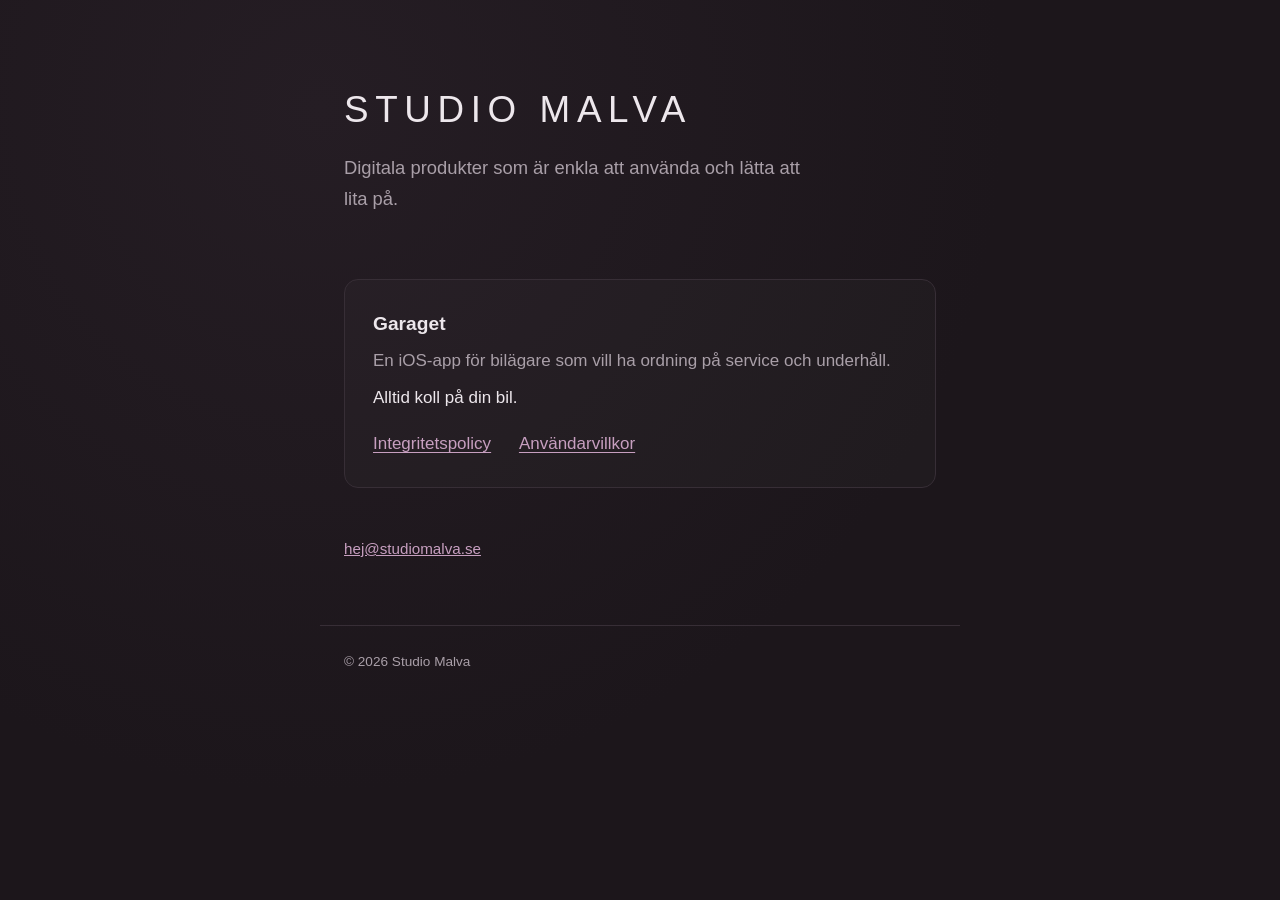
<file: index.html>
<!DOCTYPE html>
<html lang="sv">
<head>
<meta charset="utf-8">
<meta name="viewport" content="width=device-width, initial-scale=1">
<title>Studio Malva · Garaget för iOS</title>
<meta name="description" content="Studio Malva bygger digitala produkter. Garaget är en iOS-app för bilägare som vill ha ordning på service och underhåll.">
<link rel="canonical" href="https://studiomalva.se/">

<meta property="og:type" content="website">
<meta property="og:site_name" content="Studio Malva">
<meta property="og:locale" content="sv_SE">
<meta property="og:url" content="https://studiomalva.se/">
<meta property="og:title" content="Studio Malva">
<meta property="og:description" content="Digitala produkter som är enkla att använda och lätta att lita på. Garaget är en iOS-app för bilägare som vill ha ordning på service och underhåll.">
<meta property="og:image" content="https://studiomalva.se/og-image.png">
<meta property="og:image:width" content="1200">
<meta property="og:image:height" content="630">
<meta property="og:image:alt" content="Studio Malva">
<meta name="twitter:card" content="summary_large_image">

<script type="application/ld+json">
{
  "@context": "https://schema.org",
  "@type": "Organization",
  "name": "Studio Malva",
  "url": "https://studiomalva.se/",
  "logo": "https://studiomalva.se/logo.png",
  "image": "https://studiomalva.se/og-image.png",
  "email": "hej@studiomalva.se",
  "description": "Studio Malva bygger digitala produkter. Garaget är en iOS-app för bilägare som vill ha ordning på service och underhåll.",
  "founder": {
    "@type": "Person",
    "name": "Ludvig Åström"
  }
}
</script>

<link rel="icon" href="data:image/svg+xml,%3Csvg xmlns='http://www.w3.org/2000/svg' viewBox='0 0 100 100'%3E%3Cdefs%3E%3Cg id='p'%3E%3Cpath d='M50 46 C40 40 33 28 36 16 C38 9 44 7 47 12 L50 17 L53 12 C56 7 62 9 64 16 C67 28 60 40 50 46 Z' fill='%238E6C88'/%3E%3C/g%3E%3C/defs%3E%3Cuse href='%23p'/%3E%3Cuse href='%23p' transform='rotate(72 50 50)'/%3E%3Cuse href='%23p' transform='rotate(144 50 50)'/%3E%3Cuse href='%23p' transform='rotate(216 50 50)'/%3E%3Cuse href='%23p' transform='rotate(288 50 50)'/%3E%3Ccircle cx='50' cy='50' r='6' fill='%231C161B'/%3E%3C/svg%3E">
<style>
:root {
  --bg: #1C161B;
  --ink: #EDE7EC;
  --soft: #A99FA8;
  --malva: #C79FC0;
  --line: #372E36;
}
* { box-sizing: border-box; }
body {
  margin: 0;
  background: radial-gradient(circle at 25% 12%, #251D24 0%, var(--bg) 55%);
  background-color: var(--bg);
  min-height: 100vh;
  color: var(--ink);
  font-family: -apple-system, BlinkMacSystemFont, "Segoe UI", Roboto, sans-serif;
  font-size: 1.0625rem;
  line-height: 1.7;
}
main { max-width: 40rem; margin: 0 auto; padding: 5.5rem 1.5rem 3rem; }
h1 {
  font-size: 2.3rem;
  font-weight: 300;
  letter-spacing: 0.18em;
  text-transform: uppercase;
  line-height: 1.2;
  margin: 0 0 1.25rem;
}
.lead { font-size: 1.15rem; color: var(--soft); margin: 0; max-width: 30rem; }
.card {
  margin-top: 4rem;
  padding: 1.75rem;
  border: 1px solid var(--line);
  border-radius: 14px;
  background: rgba(255,255,255,0.02);
}
.card h2 { font-size: 1.2rem; font-weight: 600; margin: 0 0 0.4rem; }
.card p.desc { margin: 0 0 0.5rem; color: var(--soft); }
.card p.tagline { margin: 0 0 1.1rem; color: var(--ink); font-weight: 500; }
nav a { color: var(--malva); margin-right: 1.5rem; text-underline-offset: 3px; }
a:focus-visible { outline: 2px solid var(--malva); outline-offset: 2px; border-radius: 2px; }
.contact { margin-top: 3rem; font-size: 0.95rem; }
.contact a { color: var(--malva); }
footer {
  max-width: 40rem;
  margin: 0 auto;
  padding: 1.5rem;
  color: var(--soft);
  font-size: 0.85rem;
  border-top: 1px solid var(--line);
}
@media (max-width: 480px) {
  h1 { font-size: 1.7rem; letter-spacing: 0.15em; }
  main { padding-top: 4rem; }
}
</style>
</head>
<body>
<main>
  <h1>Studio Malva</h1>
  <p class="lead">Digitala produkter som är enkla att använda och lätta att lita på.</p>

  <div class="card">
    <h2>Garaget</h2>
    <p class="desc">En iOS-app för bilägare som vill ha ordning på service och underhåll.</p>
    <p class="tagline">Alltid koll på din bil.</p>
    <nav>
      <a href="integritetspolicy.html">Integritetspolicy</a>
      <a href="anvandarvillkor.html">Användarvillkor</a>
    </nav>
  </div>

  <p class="contact"><a href="mailto:hej@studiomalva.se">hej@studiomalva.se</a></p>
</main>
<footer>© 2026 Studio Malva</footer>
</body>
</html>
</file>
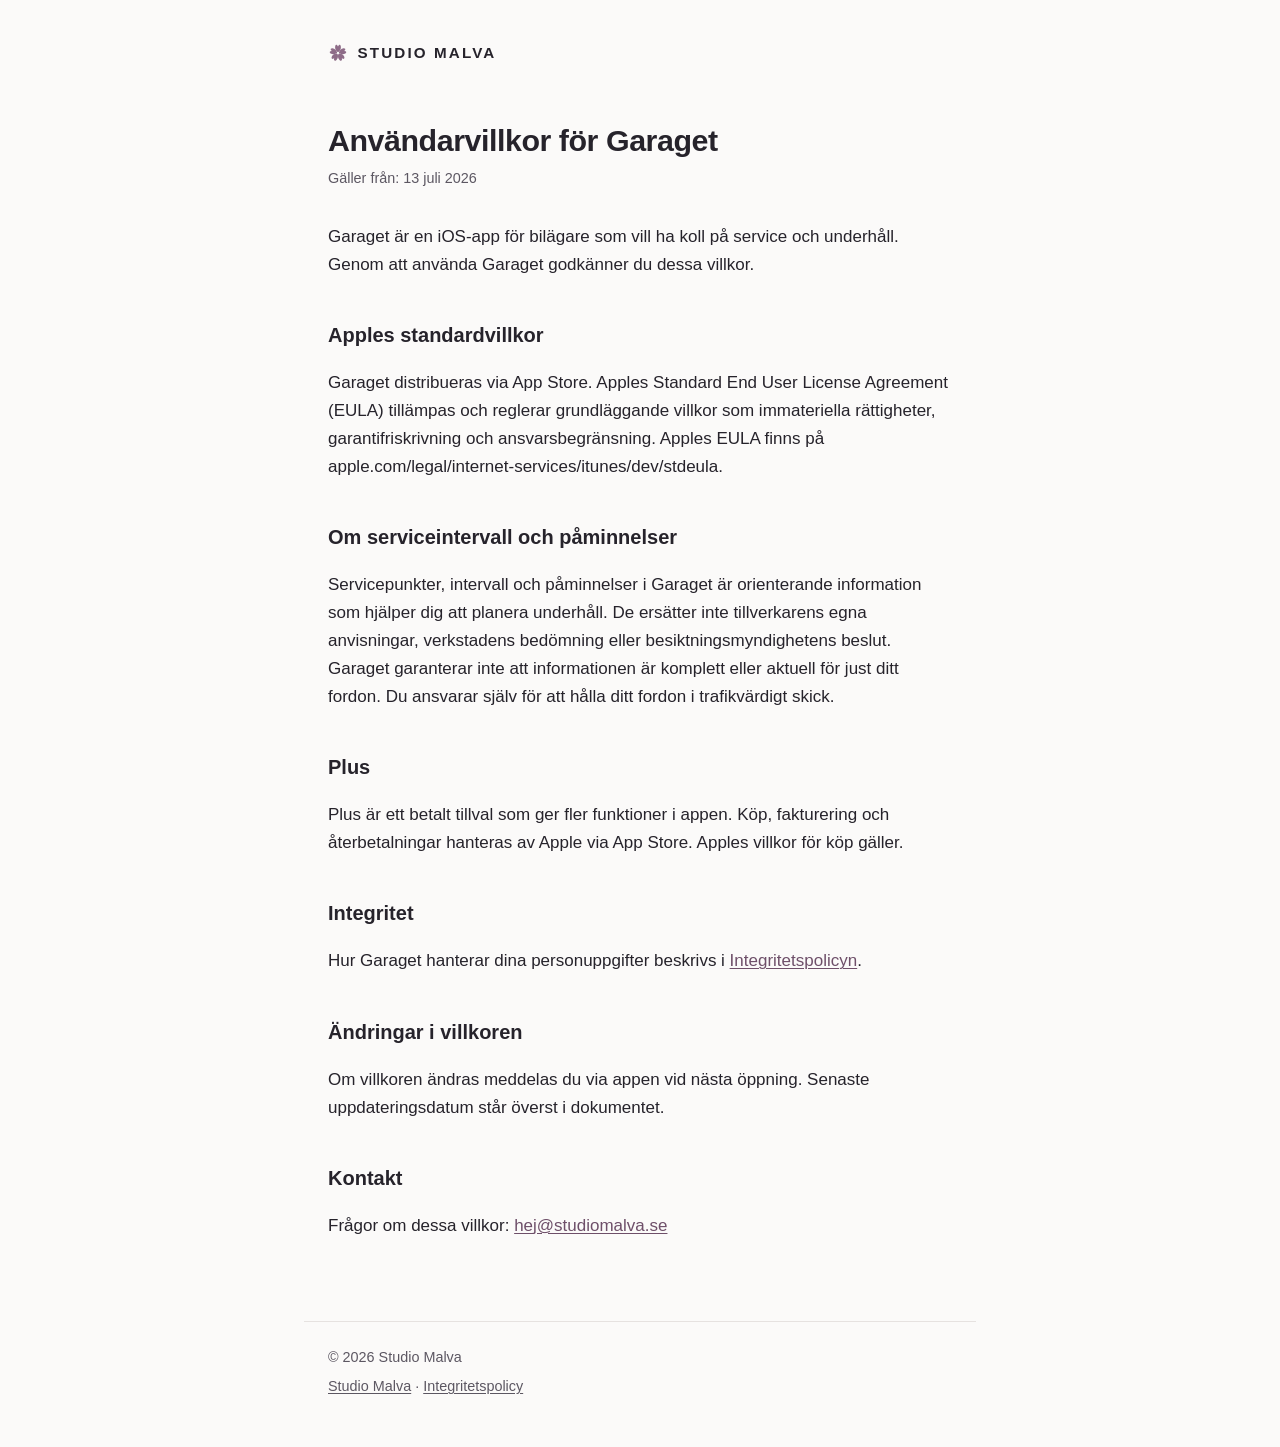
<file: anvandarvillkor.html>
<!DOCTYPE html>
<html lang="sv">
<head>
<meta charset="utf-8">
<meta name="viewport" content="width=device-width, initial-scale=1">
<title>Användarvillkor · Garaget</title>
<meta name="description" content="Användarvillkor för Garaget, en iOS-app för bilservice och underhåll.">
<link rel="canonical" href="https://studiomalva.se/anvandarvillkor.html">

<meta property="og:type" content="article">
<meta property="og:site_name" content="Studio Malva">
<meta property="og:locale" content="sv_SE">
<meta property="og:url" content="https://studiomalva.se/anvandarvillkor.html">
<meta property="og:title" content="Användarvillkor · Garaget">
<meta property="og:description" content="Användarvillkor för Garaget, en iOS-app för bilservice och underhåll.">
<meta property="og:image" content="https://studiomalva.se/og-image.png">
<meta property="og:image:width" content="1200">
<meta property="og:image:height" content="630">
<meta property="og:image:alt" content="Studio Malva">
<meta name="twitter:card" content="summary_large_image">

<link rel="stylesheet" href="style.css">
<link rel="icon" href="data:image/svg+xml,%3Csvg xmlns='http://www.w3.org/2000/svg' viewBox='0 0 100 100'%3E%3Cdefs%3E%3Cg id='p'%3E%3Cpath d='M50 46 C40 40 33 28 36 16 C38 9 44 7 47 12 L50 17 L53 12 C56 7 62 9 64 16 C67 28 60 40 50 46 Z' fill='%238E6C88'/%3E%3C/g%3E%3C/defs%3E%3Cuse href='%23p'/%3E%3Cuse href='%23p' transform='rotate(72 50 50)'/%3E%3Cuse href='%23p' transform='rotate(144 50 50)'/%3E%3Cuse href='%23p' transform='rotate(216 50 50)'/%3E%3Cuse href='%23p' transform='rotate(288 50 50)'/%3E%3Ccircle cx='50' cy='50' r='6' fill='%23FBFAF9'/%3E%3C/svg%3E">
</head>
<body>
<header class="site">
  <a href="index.html">
    <svg width="20" height="20" viewBox="0 0 100 100" aria-hidden="true">
      <defs>
        <g id="petal">
          <path d="M50 46 C40 40 33 28 36 16 C38 9 44 7 47 12 L50 17 L53 12 C56 7 62 9 64 16 C67 28 60 40 50 46 Z" fill="#8E6C88"/>
        </g>
      </defs>
      <use href="#petal"/>
      <use href="#petal" transform="rotate(72 50 50)"/>
      <use href="#petal" transform="rotate(144 50 50)"/>
      <use href="#petal" transform="rotate(216 50 50)"/>
      <use href="#petal" transform="rotate(288 50 50)"/>
      <circle cx="50" cy="50" r="5.5" fill="#FBFAF9"/>
    </svg>
    <span class="wordmark">Studio Malva</span>
  </a>
</header>
<main>
  <h1>Användarvillkor för Garaget</h1>
  <p class="meta">Gäller från: 13 juli 2026</p>

  <p>Garaget är en iOS-app för bilägare som vill ha koll på service och underhåll. Genom att använda Garaget godkänner du dessa villkor.</p>

  <h2>Apples standardvillkor</h2>
  <p>Garaget distribueras via App Store. Apples Standard End User License Agreement (EULA) tillämpas och reglerar grundläggande villkor som immateriella rättigheter, garantifriskrivning och ansvarsbegränsning. Apples EULA finns på apple.com/legal/internet-services/itunes/dev/stdeula.</p>

  <h2>Om serviceintervall och påminnelser</h2>
  <p>Servicepunkter, intervall och påminnelser i Garaget är orienterande information som hjälper dig att planera underhåll. De ersätter inte tillverkarens egna anvisningar, verkstadens bedömning eller besiktningsmyndighetens beslut. Garaget garanterar inte att informationen är komplett eller aktuell för just ditt fordon. Du ansvarar själv för att hålla ditt fordon i trafikvärdigt skick.</p>

  <h2>Plus</h2>
  <p>Plus är ett betalt tillval som ger fler funktioner i appen. Köp, fakturering och återbetalningar hanteras av Apple via App Store. Apples villkor för köp gäller.</p>

  <h2>Integritet</h2>
  <p>Hur Garaget hanterar dina personuppgifter beskrivs i <a href="integritetspolicy.html">Integritetspolicyn</a>.</p>

  <h2>Ändringar i villkoren</h2>
  <p>Om villkoren ändras meddelas du via appen vid nästa öppning. Senaste uppdateringsdatum står överst i dokumentet.</p>

  <h2>Kontakt</h2>
  <p>Frågor om dessa villkor: <a href="mailto:hej@studiomalva.se">hej@studiomalva.se</a></p>
</main>
<footer class="site">
  © 2026 Studio Malva
  <nav><a href="index.html">Studio Malva</a> · <a href="integritetspolicy.html">Integritetspolicy</a></nav>
</footer>
</body>
</html>
</file>
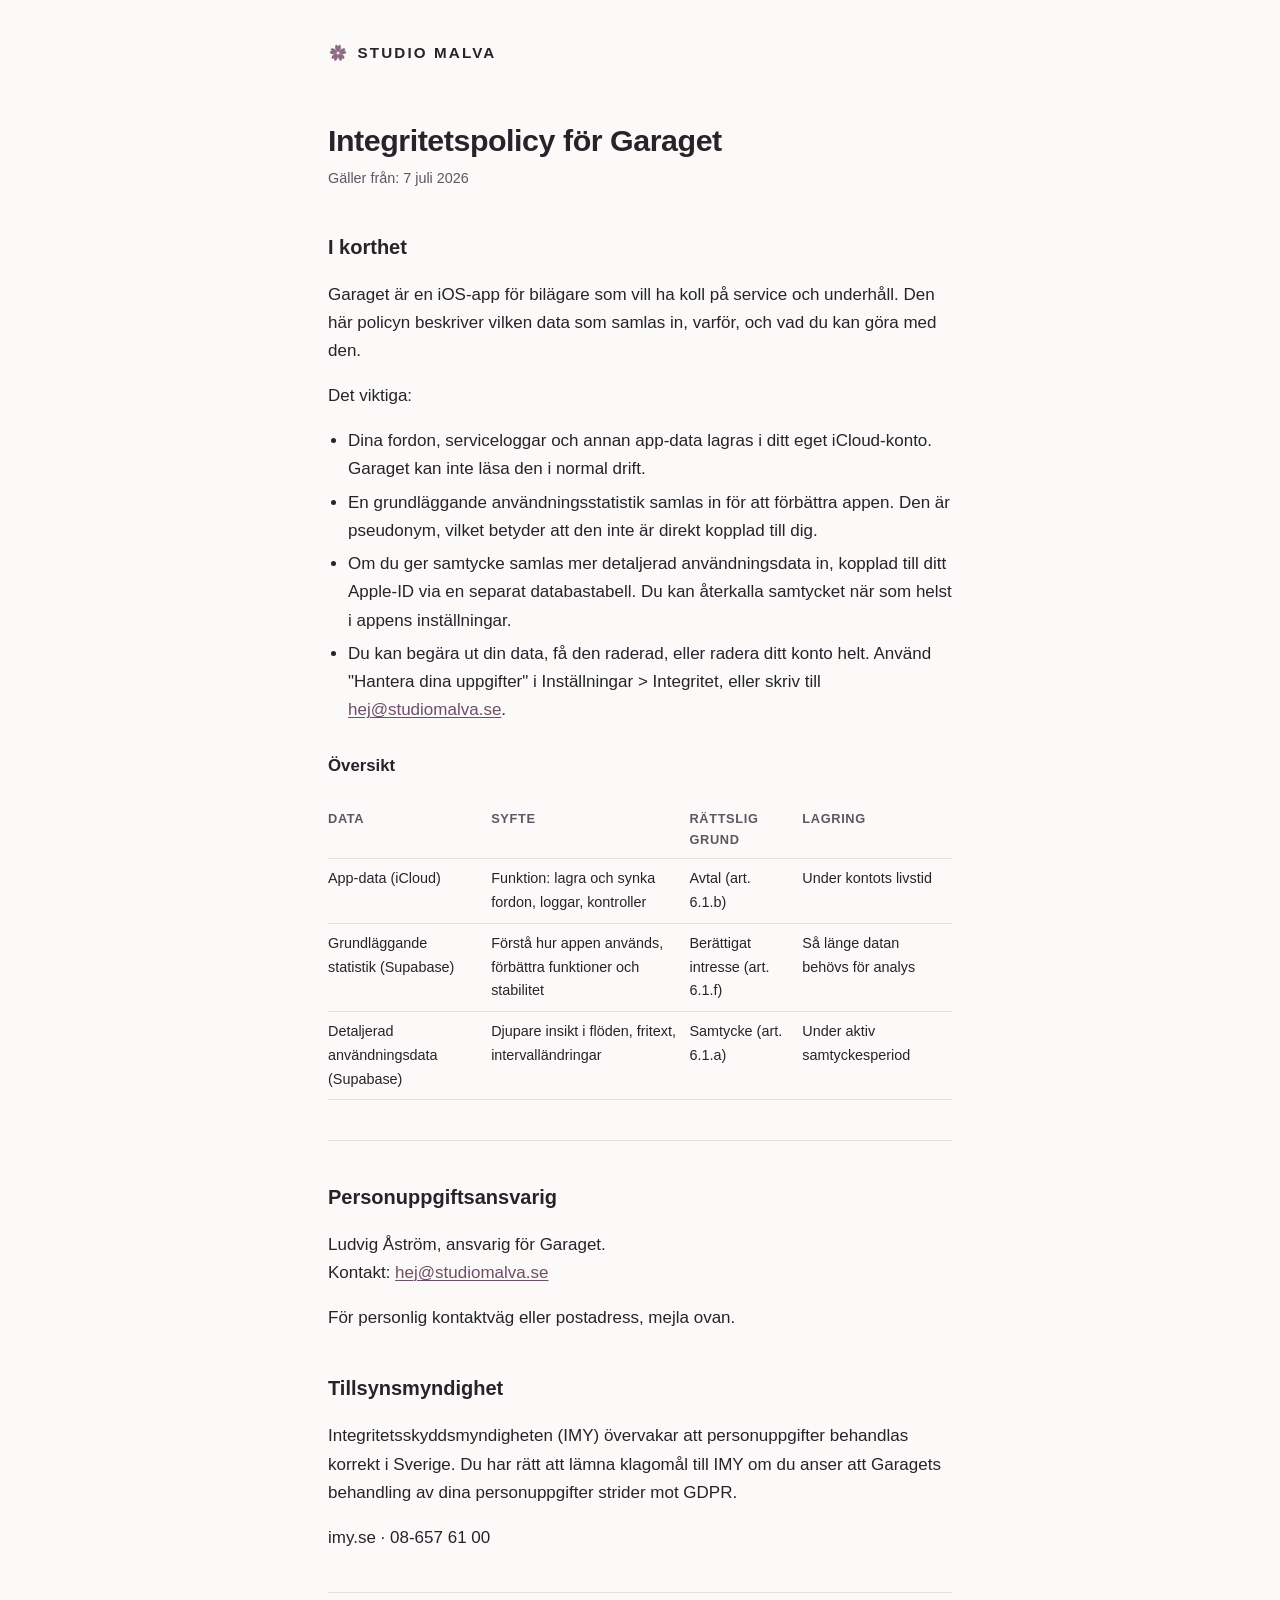
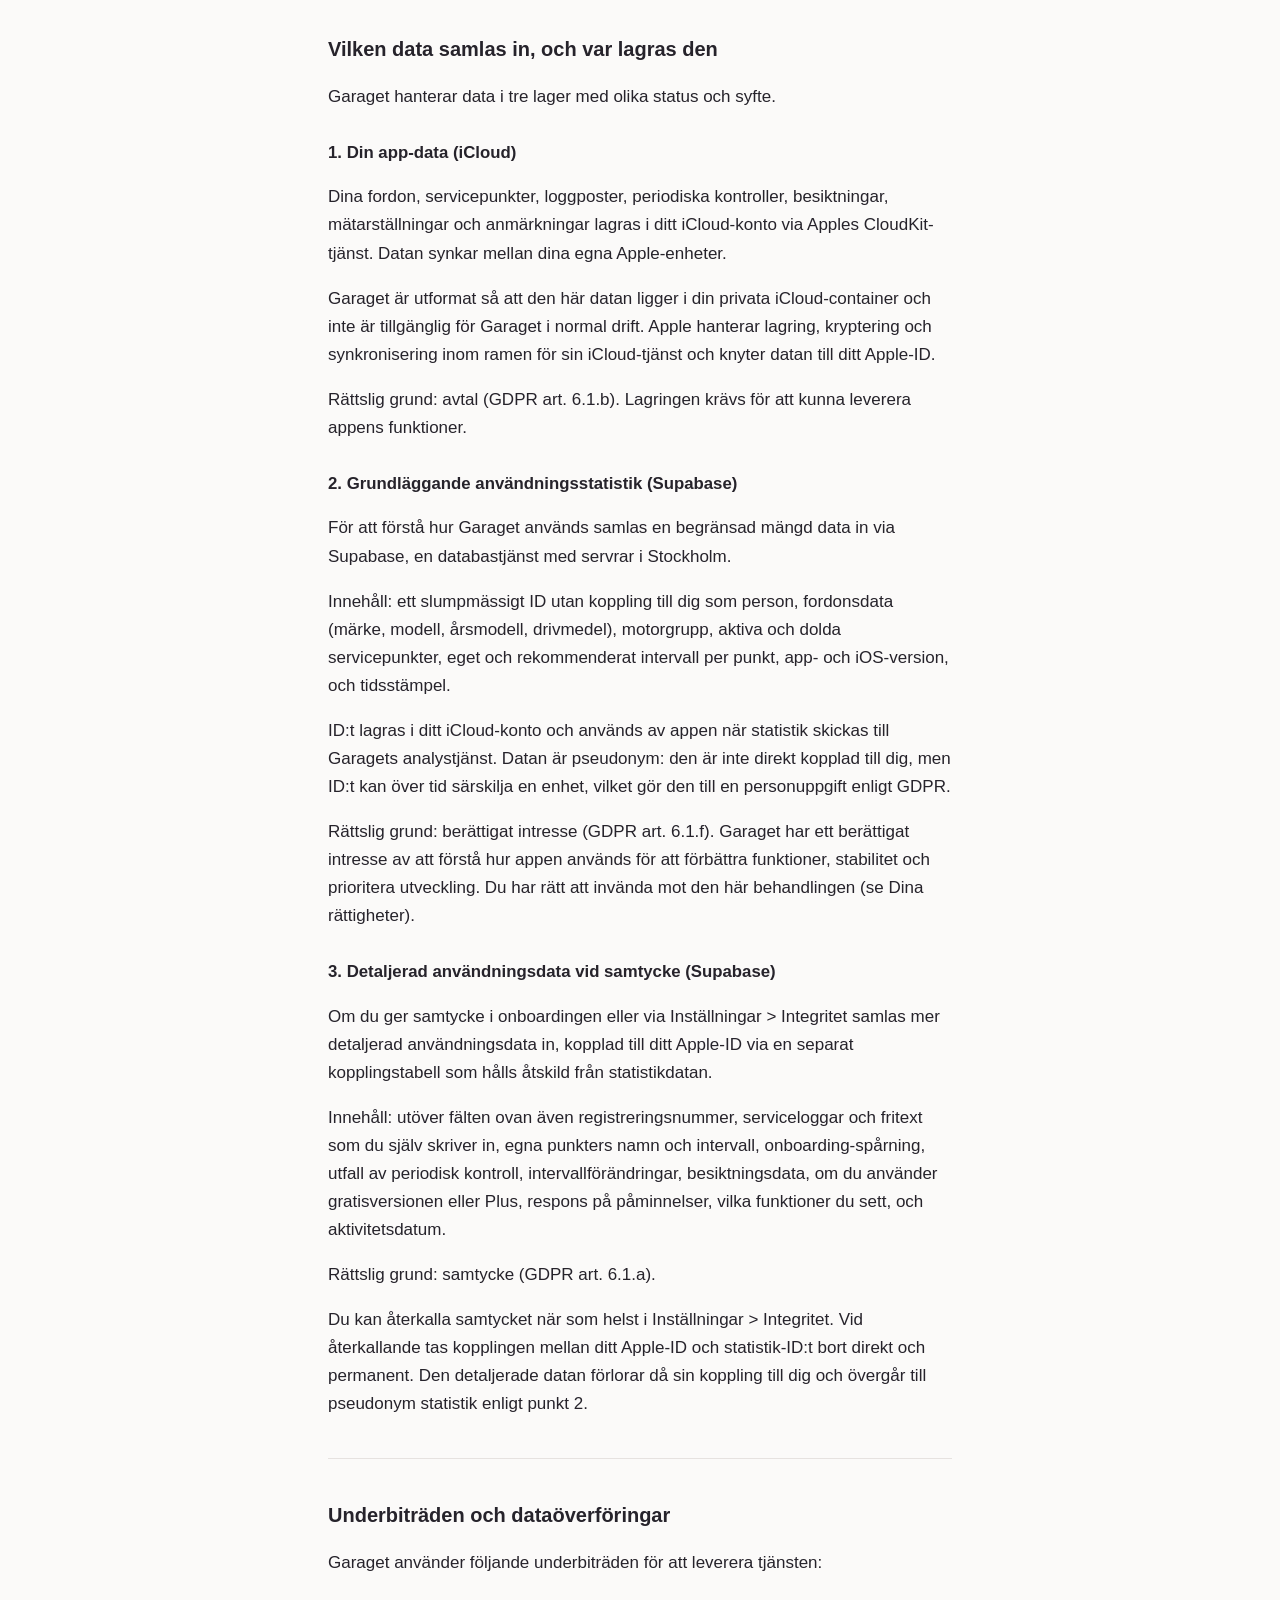
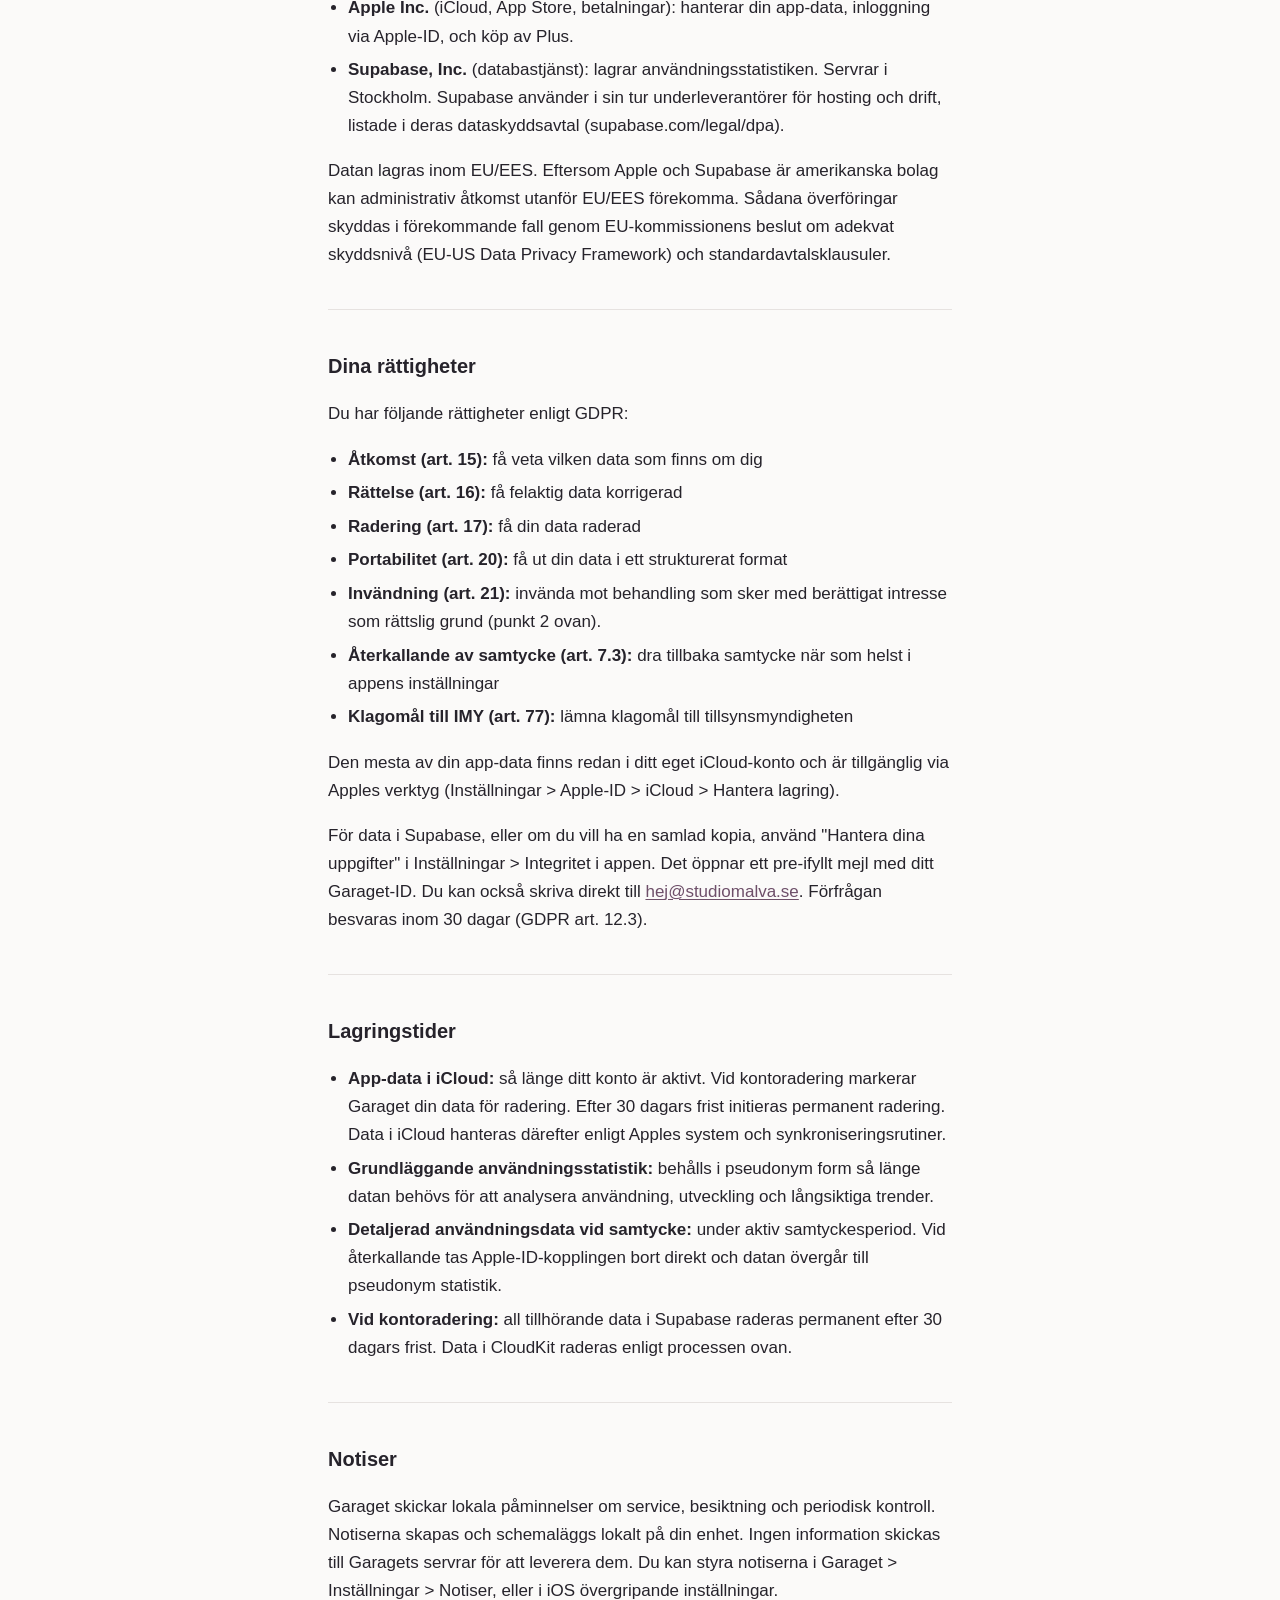
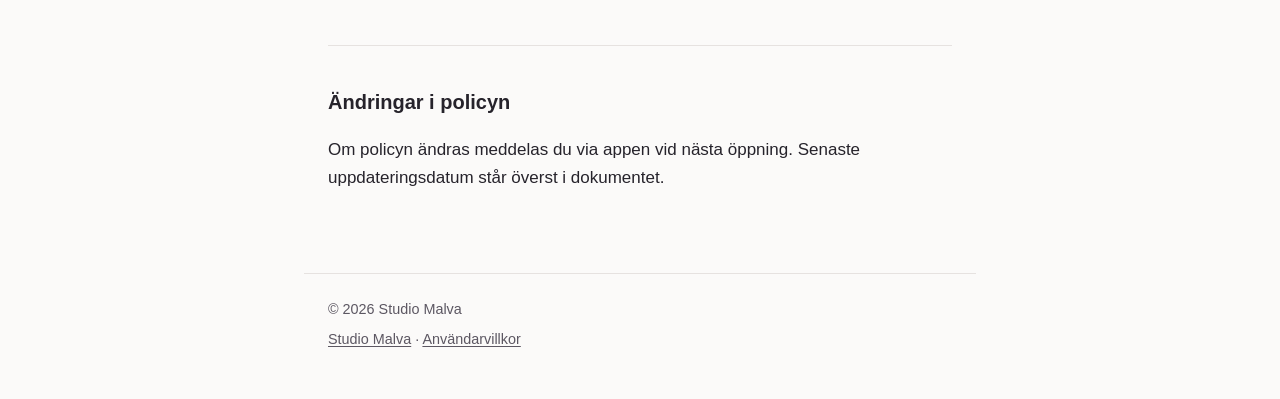
<file: integritetspolicy.html>
<!DOCTYPE html>
<html lang="sv">
<head>
<meta charset="utf-8">
<meta name="viewport" content="width=device-width, initial-scale=1">
<title>Integritetspolicy · Garaget</title>
<meta name="description" content="Integritetspolicy för Garaget, en iOS-app för bilservice och underhåll.">
<link rel="canonical" href="https://studiomalva.se/integritetspolicy.html">

<meta property="og:type" content="article">
<meta property="og:site_name" content="Studio Malva">
<meta property="og:locale" content="sv_SE">
<meta property="og:url" content="https://studiomalva.se/integritetspolicy.html">
<meta property="og:title" content="Integritetspolicy · Garaget">
<meta property="og:description" content="Integritetspolicy för Garaget, en iOS-app för bilservice och underhåll.">
<meta property="og:image" content="https://studiomalva.se/og-image.png">
<meta property="og:image:width" content="1200">
<meta property="og:image:height" content="630">
<meta property="og:image:alt" content="Studio Malva">
<meta name="twitter:card" content="summary_large_image">

<link rel="stylesheet" href="style.css">
<link rel="icon" href="data:image/svg+xml,%3Csvg xmlns='http://www.w3.org/2000/svg' viewBox='0 0 100 100'%3E%3Cdefs%3E%3Cg id='p'%3E%3Cpath d='M50 46 C40 40 33 28 36 16 C38 9 44 7 47 12 L50 17 L53 12 C56 7 62 9 64 16 C67 28 60 40 50 46 Z' fill='%238E6C88'/%3E%3C/g%3E%3C/defs%3E%3Cuse href='%23p'/%3E%3Cuse href='%23p' transform='rotate(72 50 50)'/%3E%3Cuse href='%23p' transform='rotate(144 50 50)'/%3E%3Cuse href='%23p' transform='rotate(216 50 50)'/%3E%3Cuse href='%23p' transform='rotate(288 50 50)'/%3E%3Ccircle cx='50' cy='50' r='6' fill='%23FBFAF9'/%3E%3C/svg%3E">
</head>
<body>
<header class="site">
  <a href="index.html">
    <svg width="20" height="20" viewBox="0 0 100 100" aria-hidden="true">
      <defs>
        <g id="petal">
          <path d="M50 46 C40 40 33 28 36 16 C38 9 44 7 47 12 L50 17 L53 12 C56 7 62 9 64 16 C67 28 60 40 50 46 Z" fill="#8E6C88"/>
        </g>
      </defs>
      <use href="#petal"/>
      <use href="#petal" transform="rotate(72 50 50)"/>
      <use href="#petal" transform="rotate(144 50 50)"/>
      <use href="#petal" transform="rotate(216 50 50)"/>
      <use href="#petal" transform="rotate(288 50 50)"/>
      <circle cx="50" cy="50" r="5.5" fill="#FBFAF9"/>
    </svg>
    <span class="wordmark">Studio Malva</span>
  </a>
</header>
<main>
  <h1>Integritetspolicy för Garaget</h1>
  <p class="meta">Gäller från: 7 juli 2026</p>

  <h2>I korthet</h2>
  <p>Garaget är en iOS-app för bilägare som vill ha koll på service och underhåll. Den här policyn beskriver vilken data som samlas in, varför, och vad du kan göra med den.</p>
  <p>Det viktiga:</p>
  <ul>
    <li>Dina fordon, serviceloggar och annan app-data lagras i ditt eget iCloud-konto. Garaget kan inte läsa den i normal drift.</li>
    <li>En grundläggande användningsstatistik samlas in för att förbättra appen. Den är pseudonym, vilket betyder att den inte är direkt kopplad till dig.</li>
    <li>Om du ger samtycke samlas mer detaljerad användningsdata in, kopplad till ditt Apple-ID via en separat databastabell. Du kan återkalla samtycket när som helst i appens inställningar.</li>
    <li>Du kan begära ut din data, få den raderad, eller radera ditt konto helt. Använd "Hantera dina uppgifter" i Inställningar &gt; Integritet, eller skriv till <a href="mailto:hej@studiomalva.se">hej@studiomalva.se</a>.</li>
  </ul>

  <h3>Översikt</h3>
  <table>
    <thead>
      <tr><th>Data</th><th>Syfte</th><th>Rättslig grund</th><th>Lagring</th></tr>
    </thead>
    <tbody>
      <tr><td>App-data (iCloud)</td><td>Funktion: lagra och synka fordon, loggar, kontroller</td><td>Avtal (art. 6.1.b)</td><td>Under kontots livstid</td></tr>
      <tr><td>Grundläggande statistik (Supabase)</td><td>Förstå hur appen används, förbättra funktioner och stabilitet</td><td>Berättigat intresse (art. 6.1.f)</td><td>Så länge datan behövs för analys</td></tr>
      <tr><td>Detaljerad användningsdata (Supabase)</td><td>Djupare insikt i flöden, fritext, intervalländringar</td><td>Samtycke (art. 6.1.a)</td><td>Under aktiv samtyckesperiod</td></tr>
    </tbody>
  </table>

  <hr>

  <h2>Personuppgiftsansvarig</h2>
  <p>Ludvig Åström, ansvarig för Garaget.<br>
  Kontakt: <a href="mailto:hej@studiomalva.se">hej@studiomalva.se</a></p>
  <p>För personlig kontaktväg eller postadress, mejla ovan.</p>

  <h2>Tillsynsmyndighet</h2>
  <p>Integritetsskyddsmyndigheten (IMY) övervakar att personuppgifter behandlas korrekt i Sverige. Du har rätt att lämna klagomål till IMY om du anser att Garagets behandling av dina personuppgifter strider mot GDPR.</p>
  <p>imy.se · 08-657 61 00</p>

  <hr>

  <h2>Vilken data samlas in, och var lagras den</h2>
  <p>Garaget hanterar data i tre lager med olika status och syfte.</p>

  <h3>1. Din app-data (iCloud)</h3>
  <p>Dina fordon, servicepunkter, loggposter, periodiska kontroller, besiktningar, mätarställningar och anmärkningar lagras i ditt iCloud-konto via Apples CloudKit-tjänst. Datan synkar mellan dina egna Apple-enheter.</p>
  <p>Garaget är utformat så att den här datan ligger i din privata iCloud-container och inte är tillgänglig för Garaget i normal drift. Apple hanterar lagring, kryptering och synkronisering inom ramen för sin iCloud-tjänst och knyter datan till ditt Apple-ID.</p>
  <p>Rättslig grund: avtal (GDPR art. 6.1.b). Lagringen krävs för att kunna leverera appens funktioner.</p>

  <h3>2. Grundläggande användningsstatistik (Supabase)</h3>
  <p>För att förstå hur Garaget används samlas en begränsad mängd data in via Supabase, en databastjänst med servrar i Stockholm.</p>
  <p>Innehåll: ett slumpmässigt ID utan koppling till dig som person, fordonsdata (märke, modell, årsmodell, drivmedel), motorgrupp, aktiva och dolda servicepunkter, eget och rekommenderat intervall per punkt, app- och iOS-version, och tidsstämpel.</p>
  <p>ID:t lagras i ditt iCloud-konto och används av appen när statistik skickas till Garagets analystjänst. Datan är pseudonym: den är inte direkt kopplad till dig, men ID:t kan över tid särskilja en enhet, vilket gör den till en personuppgift enligt GDPR.</p>
  <p>Rättslig grund: berättigat intresse (GDPR art. 6.1.f). Garaget har ett berättigat intresse av att förstå hur appen används för att förbättra funktioner, stabilitet och prioritera utveckling. Du har rätt att invända mot den här behandlingen (se Dina rättigheter).</p>

  <h3>3. Detaljerad användningsdata vid samtycke (Supabase)</h3>
  <p>Om du ger samtycke i onboardingen eller via Inställningar &gt; Integritet samlas mer detaljerad användningsdata in, kopplad till ditt Apple-ID via en separat kopplingstabell som hålls åtskild från statistikdatan.</p>
  <p>Innehåll: utöver fälten ovan även registreringsnummer, serviceloggar och fritext som du själv skriver in, egna punkters namn och intervall, onboarding-spårning, utfall av periodisk kontroll, intervallförändringar, besiktningsdata, om du använder gratisversionen eller Plus, respons på påminnelser, vilka funktioner du sett, och aktivitetsdatum.</p>
  <p>Rättslig grund: samtycke (GDPR art. 6.1.a).</p>
  <p>Du kan återkalla samtycket när som helst i Inställningar &gt; Integritet. Vid återkallande tas kopplingen mellan ditt Apple-ID och statistik-ID:t bort direkt och permanent. Den detaljerade datan förlorar då sin koppling till dig och övergår till pseudonym statistik enligt punkt 2.</p>

  <hr>

  <h2>Underbiträden och dataöverföringar</h2>
  <p>Garaget använder följande underbiträden för att leverera tjänsten:</p>
  <ul>
    <li><strong>Apple Inc.</strong> (iCloud, App Store, betalningar): hanterar din app-data, inloggning via Apple-ID, och köp av Plus.</li>
    <li><strong>Supabase, Inc.</strong> (databastjänst): lagrar användningsstatistiken. Servrar i Stockholm. Supabase använder i sin tur underleverantörer för hosting och drift, listade i deras dataskyddsavtal (supabase.com/legal/dpa).</li>
  </ul>
  <p>Datan lagras inom EU/EES. Eftersom Apple och Supabase är amerikanska bolag kan administrativ åtkomst utanför EU/EES förekomma. Sådana överföringar skyddas i förekommande fall genom EU-kommissionens beslut om adekvat skyddsnivå (EU-US Data Privacy Framework) och standardavtalsklausuler.</p>

  <hr>

  <h2>Dina rättigheter</h2>
  <p>Du har följande rättigheter enligt GDPR:</p>
  <ul>
    <li><strong>Åtkomst (art. 15):</strong> få veta vilken data som finns om dig</li>
    <li><strong>Rättelse (art. 16):</strong> få felaktig data korrigerad</li>
    <li><strong>Radering (art. 17):</strong> få din data raderad</li>
    <li><strong>Portabilitet (art. 20):</strong> få ut din data i ett strukturerat format</li>
    <li><strong>Invändning (art. 21):</strong> invända mot behandling som sker med berättigat intresse som rättslig grund (punkt 2 ovan).</li>
    <li><strong>Återkallande av samtycke (art. 7.3):</strong> dra tillbaka samtycke när som helst i appens inställningar</li>
    <li><strong>Klagomål till IMY (art. 77):</strong> lämna klagomål till tillsynsmyndigheten</li>
  </ul>
  <p>Den mesta av din app-data finns redan i ditt eget iCloud-konto och är tillgänglig via Apples verktyg (Inställningar &gt; Apple-ID &gt; iCloud &gt; Hantera lagring).</p>
  <p>För data i Supabase, eller om du vill ha en samlad kopia, använd "Hantera dina uppgifter" i Inställningar &gt; Integritet i appen. Det öppnar ett pre-ifyllt mejl med ditt Garaget-ID. Du kan också skriva direkt till <a href="mailto:hej@studiomalva.se">hej@studiomalva.se</a>. Förfrågan besvaras inom 30 dagar (GDPR art. 12.3).</p>

  <hr>

  <h2>Lagringstider</h2>
  <ul>
    <li><strong>App-data i iCloud:</strong> så länge ditt konto är aktivt. Vid kontoradering markerar Garaget din data för radering. Efter 30 dagars frist initieras permanent radering. Data i iCloud hanteras därefter enligt Apples system och synkroniseringsrutiner.</li>
    <li><strong>Grundläggande användningsstatistik:</strong> behålls i pseudonym form så länge datan behövs för att analysera användning, utveckling och långsiktiga trender.</li>
    <li><strong>Detaljerad användningsdata vid samtycke:</strong> under aktiv samtyckesperiod. Vid återkallande tas Apple-ID-kopplingen bort direkt och datan övergår till pseudonym statistik.</li>
    <li><strong>Vid kontoradering:</strong> all tillhörande data i Supabase raderas permanent efter 30 dagars frist. Data i CloudKit raderas enligt processen ovan.</li>
  </ul>

  <hr>

  <h2>Notiser</h2>
  <p>Garaget skickar lokala påminnelser om service, besiktning och periodisk kontroll. Notiserna skapas och schemaläggs lokalt på din enhet. Ingen information skickas till Garagets servrar för att leverera dem. Du kan styra notiserna i Garaget &gt; Inställningar &gt; Notiser, eller i iOS övergripande inställningar.</p>

  <hr>

  <h2>Ändringar i policyn</h2>
  <p>Om policyn ändras meddelas du via appen vid nästa öppning. Senaste uppdateringsdatum står överst i dokumentet.</p>
</main>
<footer class="site">
  © 2026 Studio Malva
  <nav><a href="index.html">Studio Malva</a> · <a href="anvandarvillkor.html">Användarvillkor</a></nav>
</footer>
</body>
</html>
</file>
<file: style.css>
:root {
  --bg: #FBFAF9;
  --ink: #26232B;
  --ink-soft: #5C5762;
  --malva: #8E6C88;
  --malva-deep: #6E4F69;
  --line: #E6E2E0;
  --max: 42rem;
}

* { box-sizing: border-box; }

html { -webkit-text-size-adjust: 100%; }

body {
  margin: 0;
  background: var(--bg);
  color: var(--ink);
  font-family: -apple-system, BlinkMacSystemFont, "Segoe UI", Roboto, "Helvetica Neue", Arial, sans-serif;
  font-size: 1.0625rem;
  line-height: 1.65;
}

header.site {
  max-width: var(--max);
  margin: 0 auto;
  padding: 2.5rem 1.5rem 0;
  display: flex;
  align-items: center;
  gap: 0.6rem;
}

header.site a {
  display: flex;
  align-items: center;
  gap: 0.6rem;
  text-decoration: none;
  color: var(--ink);
}

.wordmark {
  font-size: 0.95rem;
  font-weight: 600;
  letter-spacing: 0.14em;
  text-transform: uppercase;
}

main {
  max-width: var(--max);
  margin: 0 auto;
  padding: 2rem 1.5rem 4rem;
}

h1 {
  font-size: 1.9rem;
  line-height: 1.25;
  font-weight: 700;
  letter-spacing: -0.015em;
  margin: 1.5rem 0 0.5rem;
}

h2 {
  font-size: 1.25rem;
  font-weight: 650;
  margin: 2.5rem 0 0.75rem;
}

h3 {
  font-size: 1.05rem;
  font-weight: 650;
  margin: 1.75rem 0 0.5rem;
}

p, li { color: var(--ink); }

.meta {
  color: var(--ink-soft);
  font-size: 0.9rem;
  margin: 0 0 2rem;
}

a { color: var(--malva-deep); text-decoration-thickness: 1px; text-underline-offset: 2px; }
a:hover { color: var(--malva); }
a:focus-visible { outline: 2px solid var(--malva); outline-offset: 2px; border-radius: 2px; }

hr {
  border: none;
  border-top: 1px solid var(--line);
  margin: 2.5rem 0;
}

ul { padding-left: 1.25rem; }
li { margin: 0.35rem 0; }

table {
  width: 100%;
  border-collapse: collapse;
  font-size: 0.9rem;
  margin: 1.25rem 0;
}

th, td {
  text-align: left;
  padding: 0.5rem 0.75rem 0.5rem 0;
  border-bottom: 1px solid var(--line);
  vertical-align: top;
}

th { font-weight: 650; color: var(--ink-soft); font-size: 0.8rem; letter-spacing: 0.05em; text-transform: uppercase; }

strong { font-weight: 650; }

footer.site {
  max-width: var(--max);
  margin: 0 auto;
  padding: 0 1.5rem 3rem;
  color: var(--ink-soft);
  font-size: 0.9rem;
  border-top: 1px solid var(--line);
  padding-top: 1.5rem;
}

footer.site nav { margin-top: 0.35rem; }
footer.site a { color: var(--ink-soft); }
footer.site a:hover { color: var(--malva-deep); }

/* Startsidan */
.hero { padding-top: 3.5rem; }
.hero .flower { width: 44px; height: 44px; margin-bottom: 1.25rem; }
.hero h1 { font-size: 2.4rem; margin: 0 0 0.75rem; }
.hero p.lead { font-size: 1.15rem; color: var(--ink-soft); max-width: 34rem; margin: 0; }

.card {
  margin-top: 3rem;
  padding: 1.5rem;
  border: 1px solid var(--line);
  border-radius: 12px;
  background: #fff;
}
.card h2 { margin: 0 0 0.4rem; font-size: 1.15rem; }
.card p { margin: 0 0 0.75rem; color: var(--ink-soft); }
.card nav { font-size: 0.95rem; }
.card nav a { margin-right: 1.25rem; }

.contact { margin-top: 2.5rem; font-size: 0.95rem; color: var(--ink-soft); }

@media (max-width: 480px) {
  body { font-size: 1rem; }
  .hero h1 { font-size: 2rem; }
  table { font-size: 0.8rem; }
  th, td { padding-right: 0.5rem; }
}

@media (prefers-reduced-motion: no-preference) {
  .hero .flower { transition: transform 0.4s ease; }
  .hero .flower:hover { transform: rotate(36deg); }
}
</file>
